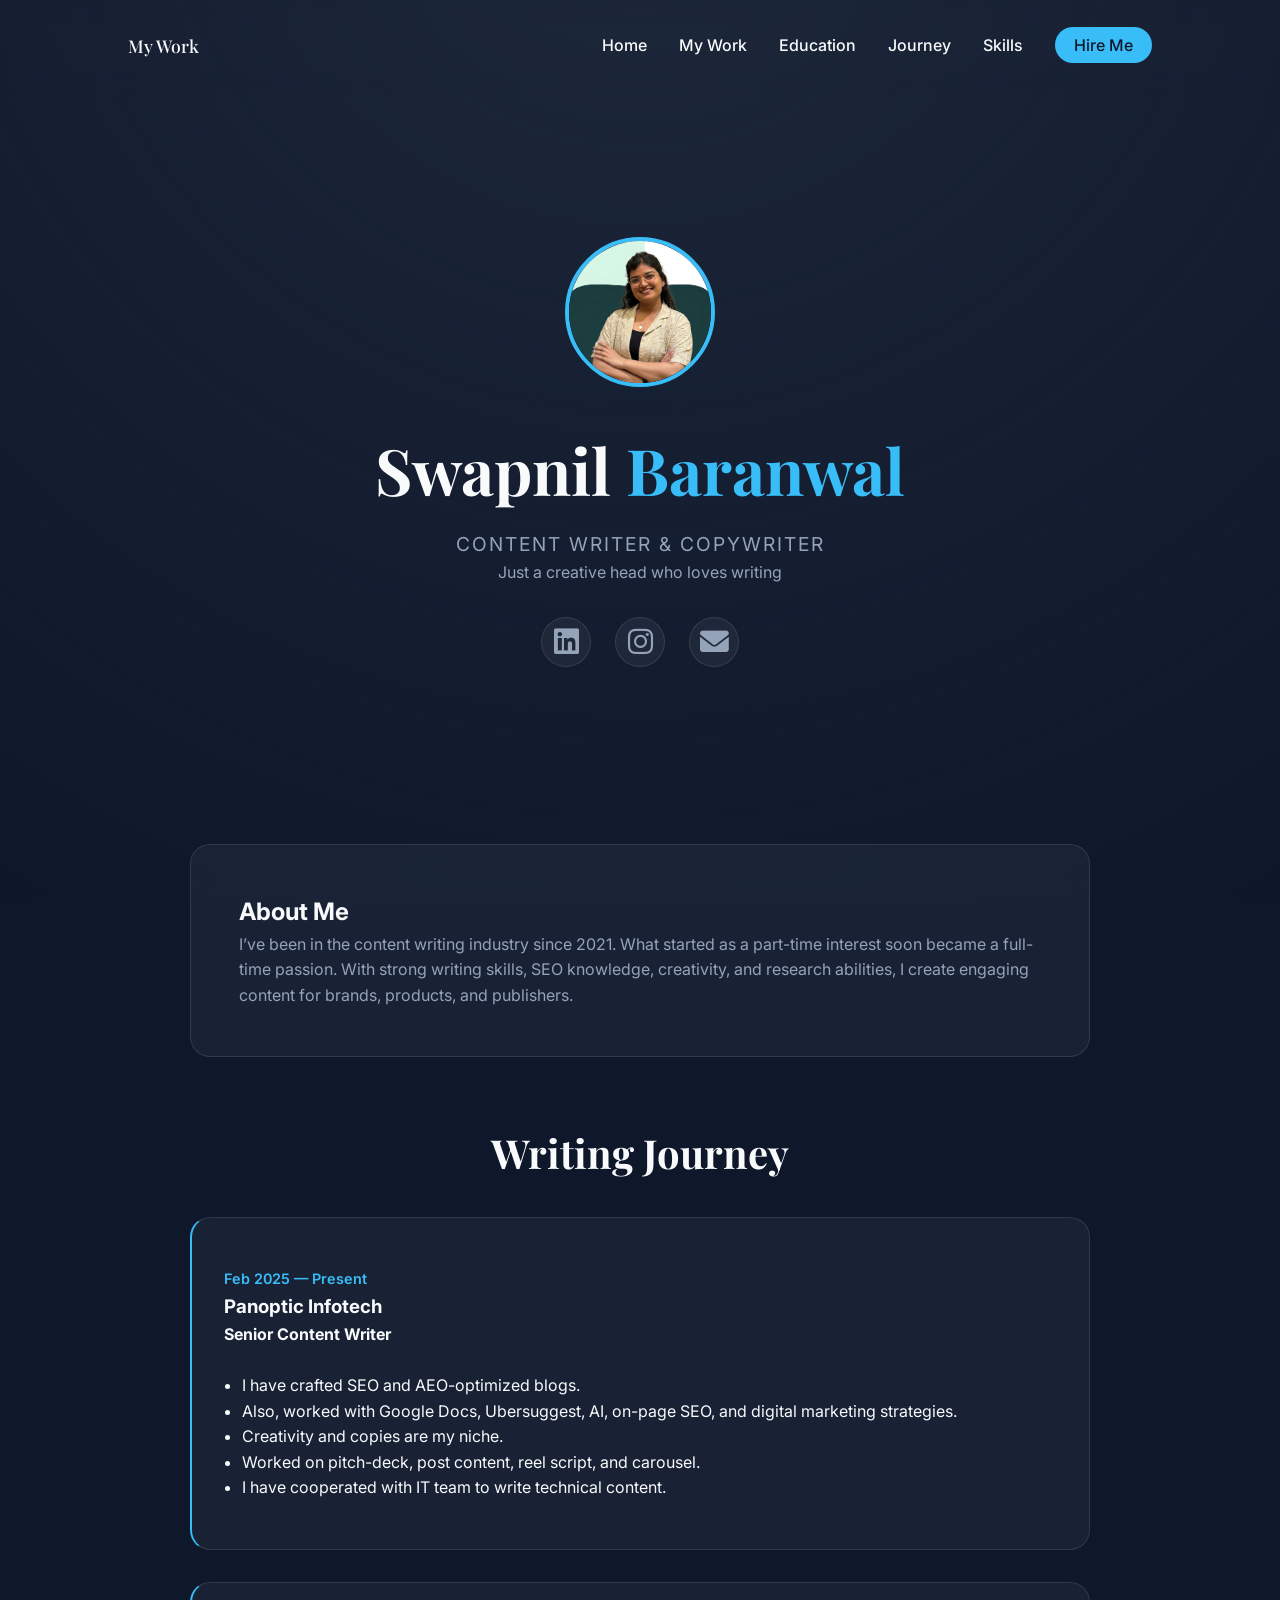
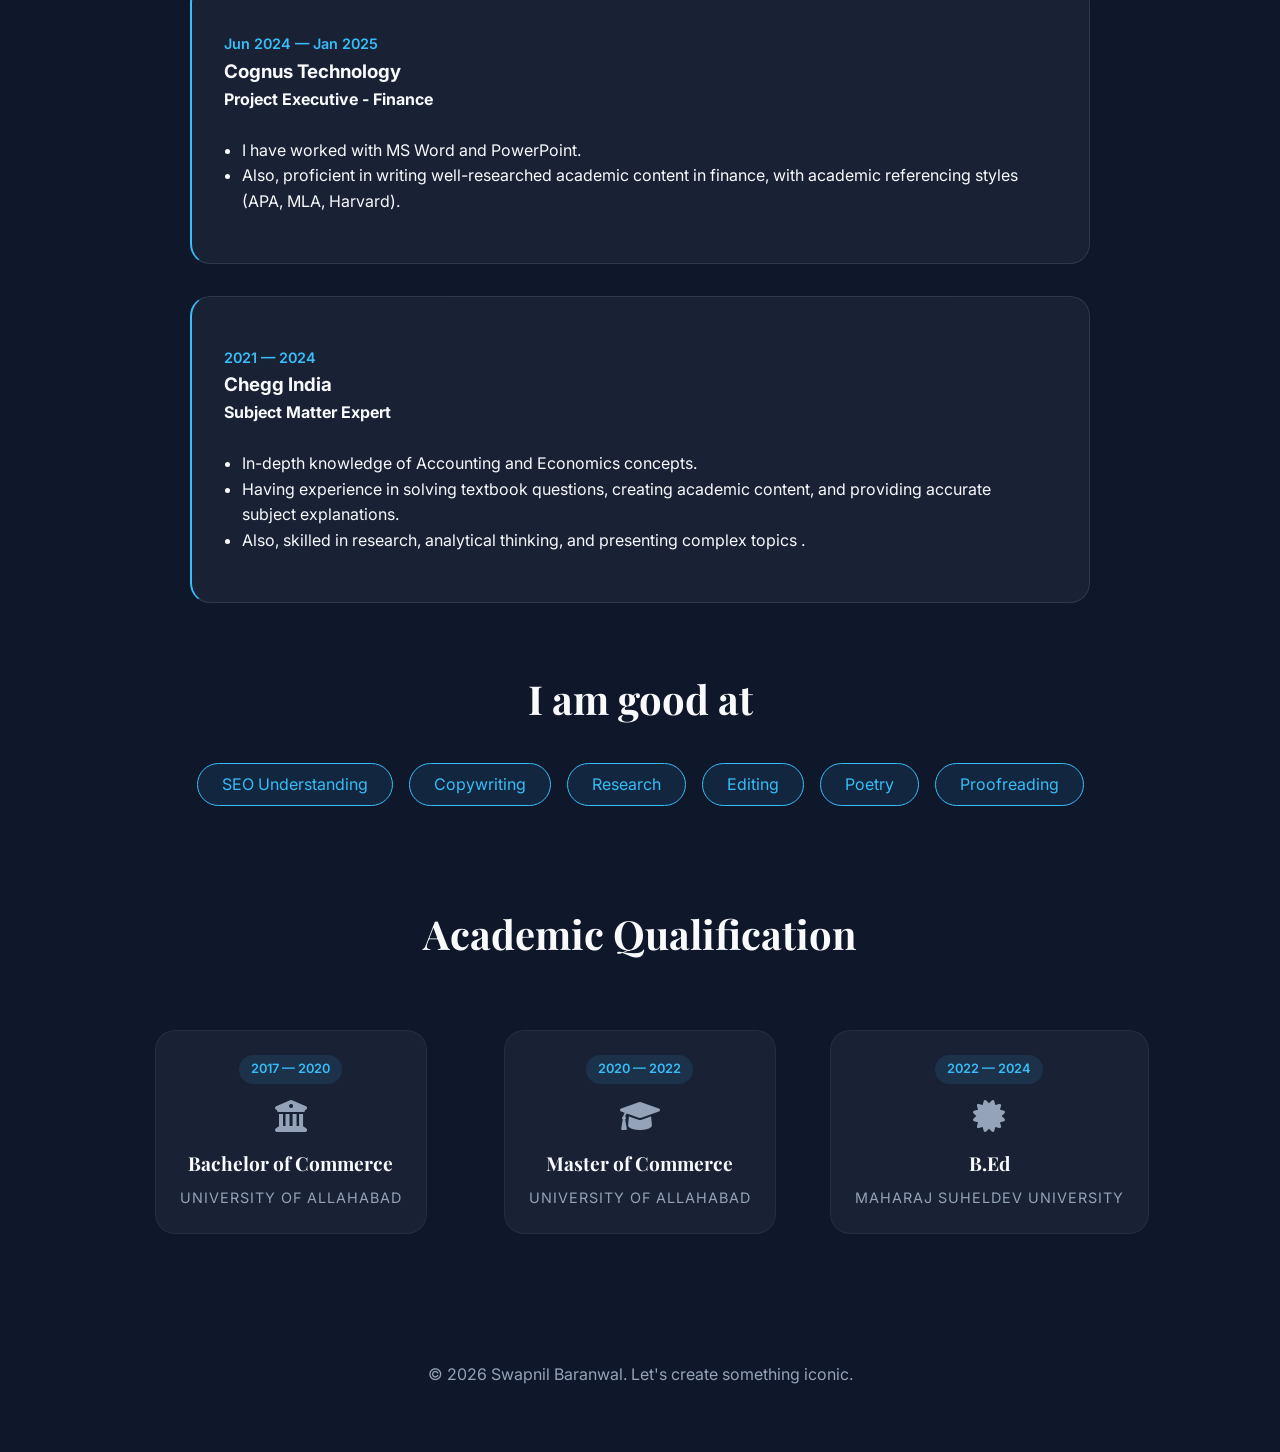
<file: index.html>
<!DOCTYPE html>
<html lang="en">
<head>
    <meta charset="UTF-8">
    <meta name="viewport" content="width=device-width, initial-scale=1.0">
    <title>Swapnil Baranwal | Portfolio</title>
    <link rel="stylesheet" href="index.css">
    <link href="https://fonts.googleapis.com/css2?family=Inter:wght@300;400;600&family=Playfair+Display:wght@700&display=swap" rel="stylesheet">
    <link rel="stylesheet" href="https://cdnjs.cloudflare.com/ajax/libs/font-awesome/6.0.0/css/all.min.css">
    
</head>
<body>

    <div class="background-glow"></div>

    <nav>
        <div class="logo">
            <a href="work.html">My Work</a>
        </div>
        <ul id="nav-list">
            <li><a href="index.html">Home</a></li>
            <li><a href="work.html">My Work</a></li>
            <li><a href="#education">Education</a></li>
            <li><a href="#journey">Journey</a></li>
            <li><a href="#skills">Skills</a></li>
            <li><a href="mailto:swapnilbaranwal31@gmail.com" class="btn-contact">Hire Me</a></li>
        </ul>
        <div class="menu-toggle" id="mobile-menu">
            <i class="fas fa-bars"></i>
        </div>
    </nav>

    <header>
        <div class="hero-content">
            <div class="profile-img">
                <img src="p.jpg" alt="Swapnil Baranwal">
            </div>
            <h1>Swapnil <span>Baranwal</span></h1>
            <p class="tagline">Content Writer & Copywriter</p>
            <p class="new_tagline">Just a creative head who loves writing</p>
            <div class="social-links">
                <a href="https://www.linkedin.com/in/swapnil-baranwal-0b380b240?utm_source=share&utm_campaign=share_via&utm_content=profile&utm_medium=android_app"><i class="fab fa-linkedin"></i></a>
                <a href="https://www.instagram.com/sun._daze?igsh=MWQzaWx3cHJqdjk="><i class="fab fa-instagram"></i></a>
                <a href="mailto:swapnilbaranwal31@gmail.com"><i class="fas fa-envelope"></i></a>
            </div>
        </div>
    </header>

    <main>
        <section id="about" class="glass-card">
            <h2>About Me</h2>
            <p>I’ve been in the content writing industry since 2021. What started as a part-time interest soon became a full-time passion. With strong writing skills, SEO knowledge, creativity, and research abilities, I create engaging content for brands, products, and publishers.</p>
        </section>

        

        <section id="journey">
            <h2 class="section-title">Writing Journey</h2>
            
            <div class="timeline">
                <div class="timeline-item glass-card">
                    <span class="date">Feb 2025 — Present</span>
                    <h3>Panoptic Infotech</h3>
                    <h4>Senior Content Writer</h4> <br>
                    <ul>
                        <li>I have crafted SEO and AEO-optimized blogs.</li>
                        <li>Also, worked with Google Docs, Ubersuggest, AI, on-page
                            SEO, and digital marketing strategies.</li>
                        <li>Creativity and copies are my niche.</li>
                        <li>Worked on pitch-deck, post content, reel script, and
                            carousel.</li>
                        <li>I have cooperated with IT team to write technical content.</li>

                    </ul>
                </div>

                <div class="timeline-item glass-card">
                    <span class="date">Jun 2024 — Jan 2025</span>
                    <h3>Cognus Technology</h3>
                    <h4>Project Executive - Finance</h4> <br>
                    <ul>
                        <li>I have worked with MS Word and PowerPoint.</li>
                        <li>Also, proficient in writing well-researched academic
                            content in finance, with academic referencing styles
                            (APA, MLA, Harvard).</li>
                    </ul>
                </div>

                <div class="timeline-item glass-card">
                    <span class="date">2021 — 2024</span>
                    <h3>Chegg India</h3>
                    <h4>Subject Matter Expert</h4> <br>
                    <ul>
                        <li>In-depth knowledge of Accounting and Economics concepts.</li>
                        <li>Having experience in solving textbook questions, creating
                            academic content, and providing accurate subject explanations.</li>
                        <li>Also, skilled in research, analytical thinking, and presenting complex topics .</li>
                    </ul>
                </div>

            </div>
        </section>

        <section id="skills">
            <h2 class="section-title">I am good at</h2>
            <div class="skills-container">
                <span class="skill-pill">SEO Understanding</span>
                <span class="skill-pill">Copywriting</span>
                <span class="skill-pill">Research</span>
                <span class="skill-pill">Editing</span>
                <span class="skill-pill">Poetry</span>
                <span class="skill-pill">Proofreading</span>
            </div>
        </section>

        <section id="education">
            <h2 class="section-title">Academic Qualification</h2>
            <div class="edu-grid">
                <div class="edu-card glass-card">
                    <span class="edu-date">2017 — 2020</span>
                    <div class="edu-info">
                        <i class="fas fa-university"></i>
                        <h3>Bachelor of Commerce</h3>
                        <p>University of Allahabad</p>
                    </div>
                </div>

                <div class="edu-card glass-card">
                    <span class="edu-date">2020 — 2022</span>
                    <div class="edu-info">
                        <i class="fas fa-graduation-cap"></i>
                        <h3>Master of Commerce</h3>
                        <p>University of Allahabad</p>
                    </div>
                </div>

                <div class="edu-card glass-card">
                    <span class="edu-date">2022 — 2024</span>
                    <div class="edu-info">
                        <i class="fas fa-certificate"></i>
                        <h3>B.Ed</h3>
                        <p>Maharaj Suheldev University</p>
                    </div>
                </div>
            </div>
        </section>

    </main>

    <footer>
        <p>&copy; 2026 Swapnil Baranwal. Let's create something iconic.</p>
    </footer>


    <script>
        const menuToggle = document.getElementById('mobile-menu');
        const navList = document.getElementById('nav-list');

        menuToggle.addEventListener('click', (e) => {
            e.stopPropagation(); // Prevents accidental closing
            navList.classList.toggle('nav-active');
            
            const icon = menuToggle.querySelector('i');
            // Toggle between Hamburger and X icon
            if (navList.classList.contains('nav-active')) {
                icon.classList.remove('fa-bars');
                icon.classList.add('fa-times');
            } else {
                icon.classList.remove('fa-times');
                icon.classList.add('fa-bars');
            }
        });

        // Close menu when clicking anywhere on the screen
        document.addEventListener('click', (e) => {
            if (!menuToggle.contains(e.target) && !navList.contains(e.target)) {
                navList.classList.remove('nav-active');
                menuToggle.querySelector('i').classList.replace('fa-times', 'fa-bars');
            }
        });
    </script>

</body>
</html>
</file>
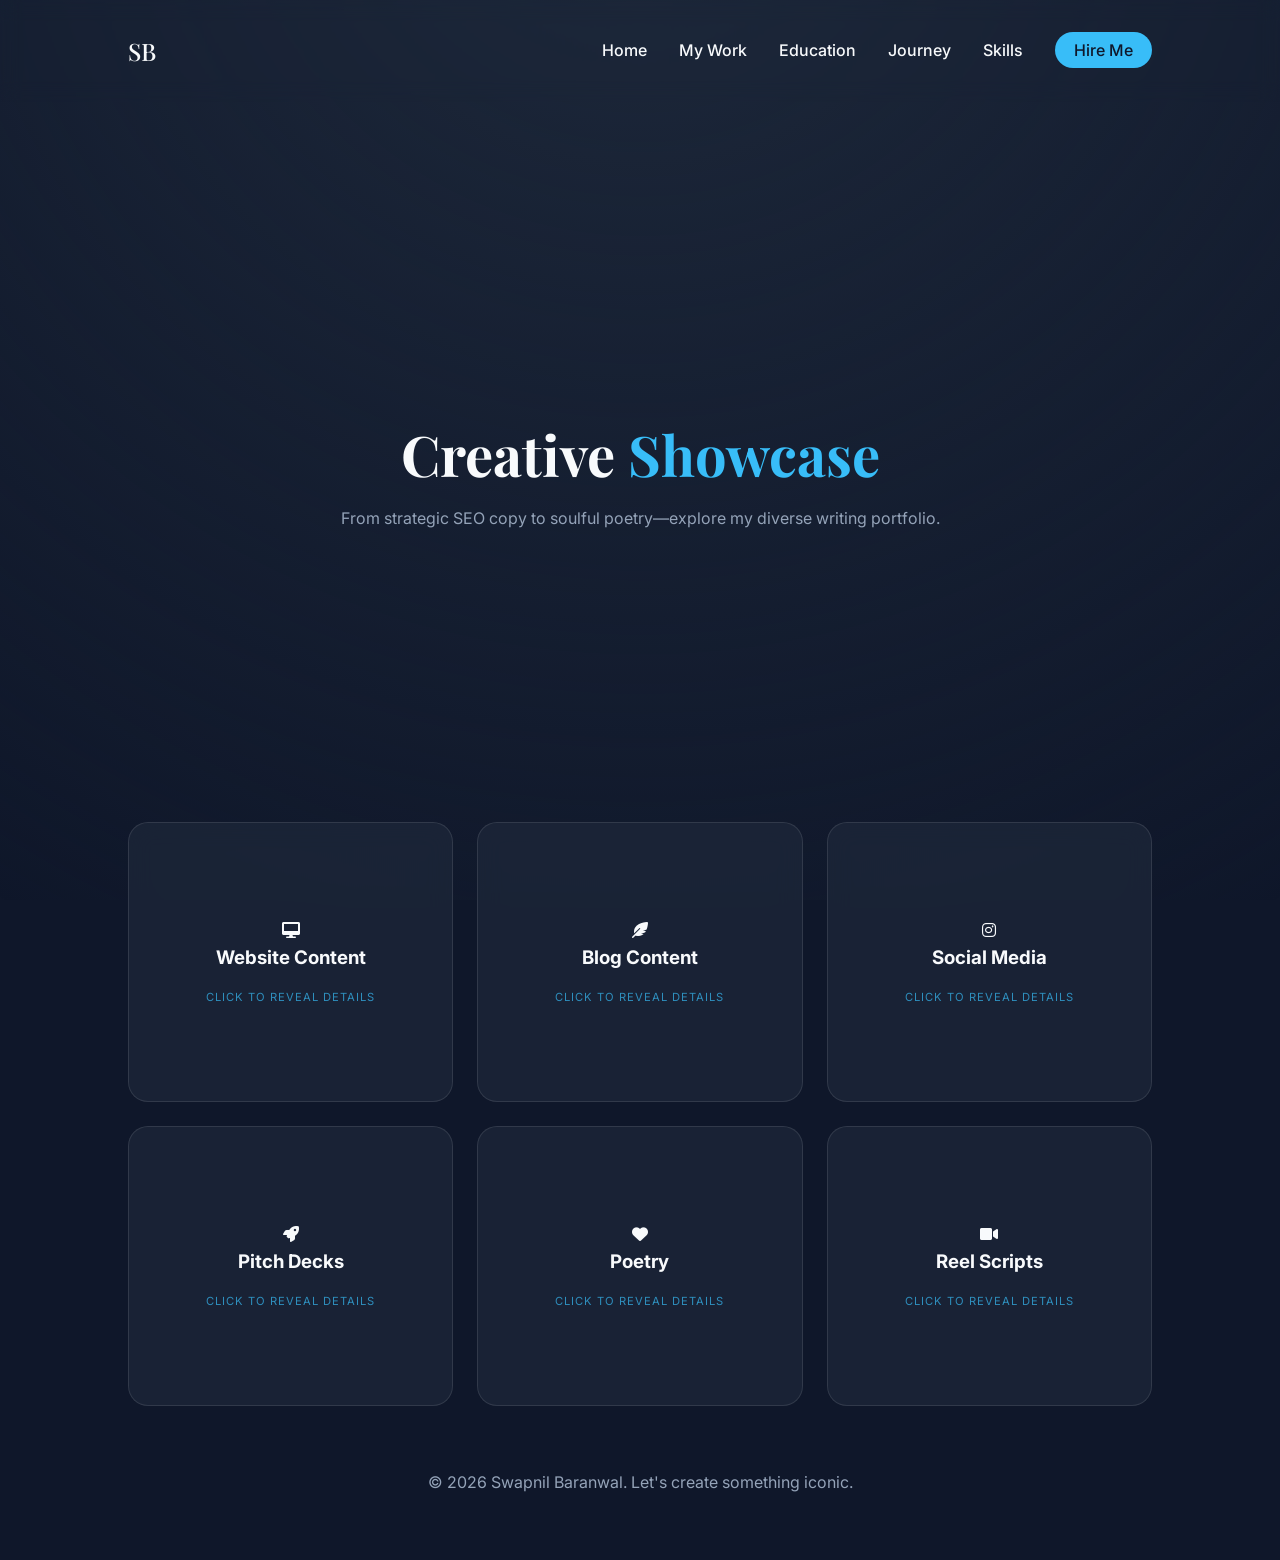
<file: work.html>
<!DOCTYPE html>
<html lang="en">
<head>
    <meta charset="UTF-8">
    <meta name="viewport" content="width=device-width, initial-scale=1.0">
    <title>Portfolio | Swapnil Baranwal</title>
    <link rel="stylesheet" href="work.css">
    <link href="https://fonts.googleapis.com/css2?family=Inter:wght@300;400;600&family=Playfair+Display:wght@700&display=swap" rel="stylesheet">
    <link rel="stylesheet" href="https://cdnjs.cloudflare.com/ajax/libs/font-awesome/6.0.0/css/all.min.css">
</head>
<body class="work-page">

    <div class="background-glow"></div>

    <nav>
        <div class="logo">
            <a href = "index.html" >SB</a>
        </div>
        <ul id="nav-list">
            <li><a href="index.html">Home</a></li>
            <li><a href="work.html">My Work</a></li>
            <li><a href="index.html">Education</a></li>
            <li><a href="index.html">Journey</a></li>
            <li><a href="index.html">Skills</a></li>
            <li><a href="mailto:swapnilbaranwal31@gmail.com" class="btn-contact">Hire Me</a></li>
        </ul>
        <div class="menu-toggle" id="mobile-menu">
            <i class="fas fa-bars"></i>
        </div>
    </nav>

    <header class="work-hero">
        <h1>Creative <span>Showcase</span></h1>
        <p>From strategic SEO copy to soulful poetry—explore my diverse writing portfolio.</p>
    </header>

<main>
    <div class="work-grid">
        <div class="flip-card" onclick="this.classList.toggle('flipped')">
            <div class="flip-card-inner">
                <div class="flip-card-front glass-card">
                    <div class="work-icon"><i class="fas fa-desktop"></i></div>
                    <h3>Website Content</h3>
                    <span class="click-hint">Click to reveal details</span>
                </div>
                <div class="flip-card-back glass-card">
                    <h3>Details</h3>
                    <p>Long form-building your website together</p>
                    <a href="https://panopticinfotech.com/beemasathi" target="_blank" rel="noopener noreferrer" class="view-btn">View Live Site</a>
                </div>
            </div>
        </div>

        <div class="flip-card" onclick="this.classList.toggle('flipped')">
            <div class="flip-card-inner">
                <div class="flip-card-front glass-card">
                    <div class="work-icon"><i class="fas fa-feather-alt"></i></div>
                    <h3>Blog Content</h3>
                    <span class="click-hint">Click to reveal details</span>
                </div>
                <div class="flip-card-back glass-card">
                    <h3>SEO, AEO and GEO Mastery</h3>
                    <p>Information, Interaction and Engagement</p>
                    <a href="https://docs.google.com/spreadsheets/d/1fJS9teZ4icOZRZP6mhbg9lScabjVXPzGwhHSg1o1OCo/edit?gid=0#gid=0" target="_blank" rel="noopener noreferrer" class="view-btn">Read Samples</a>
                </div>
            </div>
        </div>

        <div class="flip-card" onclick="this.classList.toggle('flipped')">
            <div class="flip-card-inner">
                <div class="flip-card-front glass-card">
                    <div class="work-icon"><i class="fab fa-instagram"></i></div>
                    <h3>Social Media</h3>
                    <span class="click-hint">Click to reveal details</span>
                </div>
                <div class="flip-card-back glass-card">
                    <h3>Engagement</h3>
                    <p>Brand Voice that you look for</p>
                    <a href="https://docs.google.com/spreadsheets/d/1fJS9teZ4icOZRZP6mhbg9lScabjVXPzGwhHSg1o1OCo/edit?gid=2142372427#gid=2142372427" target="_blank" rel="noopener noreferrer" class="view-btn">See Posts</a>
                </div>
            </div>
        </div>

        <div class="flip-card" onclick="this.classList.toggle('flipped')">
            <div class="flip-card-inner">
                <div class="flip-card-front glass-card">
                    <div class="work-icon"><i class="fas fa-rocket"></i></div>
                    <h3>Pitch Decks</h3>
                    <span class="click-hint">Click to reveal details</span>
                </div>
                <div class="flip-card-back glass-card">
                    <h3>Startup Growth</h3>
                    <p>Words that influence right</p>
                    <a href="https://docs.google.com/document/d/1vI1G2qjgQYBS-YJwg07wEDRpmmPfi69wP5g2JpZdi-8/edit?tab=t.0#heading=h.ufcqykfba6f7" target="_blank" rel="noopener noreferrer" class="view-btn">View Template</a>
                </div>
            </div>
        </div>

        <div class="flip-card" onclick="this.classList.toggle('flipped')">
            <div class="flip-card-inner">
                <div class="flip-card-front glass-card">
                    <div class="work-icon"><i class="fas fa-heart"></i></div>
                    <h3>Poetry</h3>
                    <span class="click-hint">Click to reveal details</span>
                </div>
                <div class="flip-card-back glass-card">
                    <h3>Creative Soul</h3>
                    <p>Just a piece of My Heart</p>
                    <a href="https://docs.google.com/document/d/1XoQ77HYWms2izB9mglXEjAX7067Lyte4FjKJZmytnk0/edit?usp=sharing" target="_blank" rel="noopener noreferrer" class="view-btn">Read Verses</a>
                </div>
            </div>
        </div>

        <div class="flip-card" onclick="this.classList.toggle('flipped')">
            <div class="flip-card-inner">
                <div class="flip-card-front glass-card">
                    <div class="work-icon"><i class="fas fa-video"></i></div>
                    <h3>Reel Scripts</h3>
                    <span class="click-hint">Click to reveal details</span>
                </div>
                <div class="flip-card-back glass-card">
                    <h3>Viral Hooks</h3>
                    <p>Stories leading sales.</p>
                    <a href="#" class="view-btn">Watch Video</a>
                </div>
            </div>
        </div>
    </div>
</main>

    <footer>
        <p>&copy; 2026 Swapnil Baranwal. Let's create something iconic.</p>
    </footer>

    <script>
        const menuToggle = document.getElementById('mobile-menu');
        const navList = document.getElementById('nav-list');

        menuToggle.addEventListener('click', (e) => {
            e.stopPropagation(); // Prevents accidental closing
            navList.classList.toggle('nav-active');
            
            const icon = menuToggle.querySelector('i');
            // Toggle between Hamburger and X icon
            if (navList.classList.contains('nav-active')) {
                icon.classList.remove('fa-bars');
                icon.classList.add('fa-times');
            } else {
                icon.classList.remove('fa-times');
                icon.classList.add('fa-bars');
            }
        });

        // Close menu when clicking anywhere on the screen
        document.addEventListener('click', (e) => {
            if (!menuToggle.contains(e.target) && !navList.contains(e.target)) {
                navList.classList.remove('nav-active');
                menuToggle.querySelector('i').classList.replace('fa-times', 'fa-bars');
            }
        });
    </script>

</body>
</html>
</file>
<file: index.css>
:root {
    --bg: #0f172a;
    --card-bg: rgba(30, 41, 59, 0.7);
    --accent: #38bdf8;
    --text-main: #f8fafc;
    --text-dim: #94a3b8;
}

* {
    margin: 0;
    padding: 0;
    box-sizing: border-box;
    scroll-behavior: smooth;
}

body {
    background-color: var(--bg);
    color: var(--text-main);
    font-family: 'Inter', sans-serif;
    line-height: 1.6;
    overflow-x: hidden;
}

/* Background Glow Effect */
.background-glow {
    position: fixed;
    top: 0; left: 0;
    width: 100%; height: 100%;
    background: radial-gradient(circle at 50% -20%, #1e293b, transparent);
    z-index: -1;
}

nav {
    display: flex;
    justify-content: space-between;
    padding: 2rem 10%;
    align-items: center;
    backdrop-filter: blur(10px);
    position: sticky;
    top: 0;
    z-index: 100;
}

.logo {
    font-family: 'Playfair Display', serif;
    font-size: 1.1rem;
    font-weight: bold;
    color: var(--accent);
}

nav ul { display: flex; list-style: none; gap: 2rem; }
nav a { text-decoration: none; color: var(--text-main); font-weight: 500; transition: 0.3s; }
nav a:hover { color: var(--accent); }

.btn-contact {
    background: var(--accent);
    color: var(--bg) !important;
    padding: 0.5rem 1.2rem;
    border-radius: 50px;
}

/* Hero Section */
header {
    height: 80vh;
    display: flex;
    align-items: center;
    justify-content: center;
    text-align: center;
}

.profile-img img {
    width: 150px;
    height: 150px;
    border-radius: 50%;
    border: 4px solid var(--accent);
    margin-bottom: 1.5rem;
    object-fit: cover;
}

h1 {
    font-family: 'Playfair Display', serif;
    font-size: 4rem;
    margin-bottom: 0.5rem;
}
p
{
    color: #94a3b8;
}

.social-links {
    display: flex;
    justify-content: center;
    gap: 1.5rem;
    margin-top: 2rem;
}

.social-links a {
    text-decoration: none;
    color: var(--text-dim); /* A subtle gray-blue */
    font-size: 1.8rem; /* Makes the icons prominent */
    transition: all 0.3s ease;
    display: flex;
    align-items: center;
    justify-content: center;
    width: 50px;
    height: 50px;
    border-radius: 50%;
    background: rgba(255, 255, 255, 0.05); /* Subtle circle background */
    border: 1px solid rgba(255, 255, 255, 0.1);
}

/* Hover Effect: The "Catchy" Part */
.social-links a:hover {
    color: var(--accent); /* Changes to the bright sky blue */
    transform: translateY(-5px); /* Lift effect */
    background: rgba(56, 189, 248, 0.1); /* Light blue tint */
    border-color: var(--accent);
    box-shadow: 0 10px 20px rgba(56, 189, 248, 0.3); /* Neon glow */
}


h1 span { color: var(--accent); }

.tagline {
    font-size: 1.2rem;
    color: var(--text-dim);
    letter-spacing: 2px;
    text-transform: uppercase;
}

/* Glassmorphism Cards */
.glass-card {
    background: var(--card-bg);
    backdrop-filter: blur(12px);
    border: 1px solid rgba(255, 255, 255, 0.1);
    border-radius: 20px;
    padding: 3rem;
    max-width: 900px;
    margin: 2rem auto;
}

main { padding: 0 10%; }

.section-title {
    text-align: center;
    font-family: 'Playfair Display', serif;
    font-size: 2.5rem;
    margin: 4rem 0 2rem;
}

/* Skills */
.skills-container {
    display: flex;
    flex-wrap: wrap;
    justify-content: center;
    gap: 1rem;
}

.skill-pill {
    background: rgba(56, 189, 248, 0.1);
    border: 1px solid var(--accent);
    color: var(--accent);
    padding: 0.5rem 1.5rem;
    border-radius: 50px;
    transition: 0.3s;
}

.skill-pill:hover {
    background: var(--accent);
    color: var(--bg);
    box-shadow: 0 0 20px rgba(56, 189, 248, 0.4);
}

/* Education Section Styling */
#education {
    padding: 2rem 0; /* Tightened padding */
}

.edu-grid {
    display: grid;
    grid-template-columns: repeat(auto-fit, minmax(280px, 1fr));
    gap: 1.5rem;
    max-width: 1100px;
    margin: 0 auto;
}

.edu-card {
    padding: 1.5rem; /* Compact padding */
    text-align: center;
    position: relative;
    border: 1px solid rgba(255, 255, 255, 0.05);
    transition: 0.3s ease;
}

.edu-card:hover {
    transform: translateY(-5px);
    border-color: var(--accent);
    box-shadow: 0 10px 30px rgba(56, 189, 248, 0.1);
}

.edu-date {
    display: inline-block;
    background: rgba(56, 189, 248, 0.1);
    color: var(--accent);
    padding: 4px 12px;
    border-radius: 50px;
    font-size: 0.8rem;
    font-weight: 600;
    margin-bottom: 1rem;
}

.edu-info i {
    font-size: 2rem;
    color: var(--text-dim);
    margin-bottom: 1rem;
    display: block;
}

.edu-card h3 {
    font-size: 1.2rem;
    margin-bottom: 0.5rem;
    font-family: 'Playfair Display', serif;
}

.edu-card p {
    font-size: 0.9rem;
    color: var(--text-dim);
    text-transform: uppercase;
    letter-spacing: 1px;
}

/* Mobile Fix: Ensure grid doesn't break */
@media (max-width: 768px) {
    .edu-grid {
        grid-template-columns: 1fr;
        padding: 0 5%;
    }
}





/* Timeline */
.timeline-item {
    margin-bottom: 2rem;
    position: relative;
    padding-left: 2rem;
    border-left: 2px solid var(--accent);
}

.timeline-item ul{
    padding-left: 18px;
}

.date {
    color: var(--accent);
    font-size: 0.9rem;
    font-weight: 600;
}

footer {
    text-align: center;
    padding: 4rem;
    color: var(--text-dim);
}

/* Mobile Responsive */
@media (max-width: 768px) {
    h1 { font-size: 2.5rem; }
    nav ul { display: none; }
}

/* Mobile Navigation Styles */
/* --- FIXED NAVIGATION FOR MOBILE --- */

.menu-toggle {
    display: none; /* Default hidden for desktop */
    cursor: pointer;
    z-index: 2000; /* Extremely high to stay above everything */
    padding: 10px;
}

.menu-toggle i {
    color: var(--accent); /* Your bright blue color */
    font-size: 1.8rem;
}

@media (max-width: 768px) {
    /* Force the toggle to show */
    .menu-toggle {
        display: block !important; 
        position: relative;
    }

    /* Make the nav bar stay organized */
    nav {
        display: flex;
        justify-content: space-between;
        align-items: center;
        padding: 1rem 5%;
    }

    /* Hide the actual list by default */
    nav ul {
        position: fixed;
        top: 0;
        right: 0;
        height: 100vh;
        width: 70%;
        background: rgba(15, 23, 42, 0.98); /* Solid dark blue/black */
        backdrop-filter: blur(20px);
        flex-direction: column;
        justify-content: center;
        align-items: center;
        gap: 2rem;
        transform: translateX(100%); /* Start off-screen */
        transition: transform 0.4s ease-in-out;
        z-index: 1500;
        border-left: 1px solid var(--glass-border);
    }

    /* Show menu when active */
    nav ul.nav-active {
        transform: translateX(0%);
    }

    /* Ensure links are visible on mobile */
    nav ul li {
        width: 100%;
        text-align: center;
    }

    nav ul li a {
        font-size: 1.2rem;
        display: block;
        padding: 15px 0;
    }
}
</file>
<file: work.css>
:root {
    --bg: #0f172a;
    --card-bg: rgba(30, 41, 59, 0.7);
    --accent: #38bdf8;
    --text-main: #f8fafc;
    --text-dim: #94a3b8;
}

* {
    margin: 0;
    padding: 0;
    box-sizing: border-box;
    scroll-behavior: smooth;
}

body {
    background-color: var(--bg);
    color: var(--text-main);
    font-family: 'Inter', sans-serif;
    line-height: 1.6;
    overflow-x: hidden;
}

/* Background Glow Effect */
.background-glow {
    position: fixed;
    top: 0; left: 0;
    width: 100%; height: 100%;
    background: radial-gradient(circle at 50% -20%, #1e293b, transparent);
    z-index: -1;
}

nav {
    display: flex;
    justify-content: space-between;
    padding: 2rem 10%;
    align-items: center;
    backdrop-filter: blur(10px);
    position: sticky;
    top: 0;
    z-index: 100;
}

.logo {
    font-family: 'Playfair Display', serif;
    font-size: 1.5rem;
    font-weight: bold;
    color: var(--accent);
}

nav ul { display: flex; list-style: none; gap: 2rem; }
nav a { text-decoration: none; color: var(--text-main); font-weight: 500; transition: 0.3s; }
nav a:hover { color: var(--accent); }

.btn-contact {
    background: var(--accent);
    color: var(--bg) !important;
    padding: 0.5rem 1.2rem;
    border-radius: 50px;
}

/* Hero Section */
header {
    height: 80vh;
    display: flex;
    align-items: center;
    justify-content: center;
    text-align: center;
}

.profile-img img {
    width: 150px;
    height: 150px;
    border-radius: 50%;
    border: 4px solid var(--accent);
    margin-bottom: 1.5rem;
    object-fit: cover;
}

h1 {
    font-family: 'Playfair Display', serif;
    font-size: 4rem;
    margin-bottom: 0.5rem;
}


.social-links {
    display: flex;
    justify-content: center;
    gap: 1.5rem;
    margin-top: 2rem;
}

.social-links a {
    text-decoration: none;
    color: var(--text-dim); /* A subtle gray-blue */
    font-size: 1.8rem; /* Makes the icons prominent */
    transition: all 0.3s ease;
    display: flex;
    align-items: center;
    justify-content: center;
    width: 50px;
    height: 50px;
    border-radius: 50%;
    background: rgba(255, 255, 255, 0.05); /* Subtle circle background */
    border: 1px solid rgba(255, 255, 255, 0.1);
}

/* Hover Effect: The "Catchy" Part */
.social-links a:hover {
    color: var(--accent); /* Changes to the bright sky blue */
    transform: translateY(-5px); /* Lift effect */
    background: rgba(56, 189, 248, 0.1); /* Light blue tint */
    border-color: var(--accent);
    box-shadow: 0 10px 20px rgba(56, 189, 248, 0.3); /* Neon glow */
}





h1 span { color: var(--accent); }

.tagline {
    font-size: 1.2rem;
    color: var(--text-dim);
    letter-spacing: 2px;
    text-transform: uppercase;
}

/* Glassmorphism Cards */
.glass-card {
    background: var(--card-bg);
    backdrop-filter: blur(12px);
    border: 1px solid rgba(255, 255, 255, 0.1);
    border-radius: 20px;
    padding: 3rem;
    max-width: 900px;
    margin: 2rem auto;
}

main { padding: 0 10%; }

.section-title {
    text-align: center;
    font-family: 'Playfair Display', serif;
    font-size: 2.5rem;
    margin: 4rem 0 2rem;
}

/* Skills */
.skills-container {
    display: flex;
    flex-wrap: wrap;
    justify-content: center;
    gap: 1rem;
}

.skill-pill {
    background: rgba(56, 189, 248, 0.1);
    border: 1px solid var(--accent);
    color: var(--accent);
    padding: 0.5rem 1.5rem;
    border-radius: 50px;
    transition: 0.3s;
}

.skill-pill:hover {
    background: var(--accent);
    color: var(--bg);
    box-shadow: 0 0 20px rgba(56, 189, 248, 0.4);
}

/* Timeline */
.timeline-item {
    margin-bottom: 2rem;
    position: relative;
    padding-left: 2rem;
    border-left: 2px solid var(--accent);
}

.timeline-item ul{
    padding-left: 18px;
}

.date {
    color: var(--accent);
    font-size: 0.9rem;
    font-weight: 600;
}

footer {
    text-align: center;
    padding: 4rem;
    color: var(--text-dim);
}

/* Mobile Responsive */
@media (max-width: 768px) {
    h1 { font-size: 2.5rem; }
    nav ul { display: none; }
}






/* FIX: Header Spacing and Layout */
.work-hero {
    min-height: 25vh; /* Reduced from 50vh */
    display: flex;
    flex-direction: column; /* Forces P to go under H1 */
    justify-content: center;
    align-items: center;
    text-align: center;
    padding: 2rem 10% 1rem;
}

.work-hero h1 {
    font-size: 3.5rem;
    margin-bottom: 0.5rem;
    display: block; /* Ensures it takes full width */
}

.work-hero p {
    max-width: 600px;
    margin: 0 auto;
    color: var(--text-dim);
}

/* FLIP CARD LOGIC */
.flip-card {
    background-color: transparent;
    width: 100%;
    height: 280px; /* Uniform height */
    perspective: 1000px; /* Gives 3D depth */
    cursor: pointer;
}

.flip-card-inner {
    position: relative;
    width: 100%;
    height: 100%;
    text-align: center;
    transition: transform 0.8s cubic-bezier(0.4, 0, 0.2, 1);
    transform-style: preserve-3d;
}
.flip-card-inner a
{
    color: white;
}

/* This class is toggled by JavaScript on click */
.flip-card.flipped .flip-card-inner {
    transform: rotateY(180deg);
}

.flip-card-front, .flip-card-back {
    position: absolute;
    width: 100%;
    height: 100%;
    -webkit-backface-visibility: hidden; /* Safari */
    backface-visibility: hidden;
    display: flex;
    flex-direction: column;
    justify-content: center;
    align-items: center;
    padding: 2rem;
    margin: 0; /* Fixes spacing issues */
}

.flip-card-back {
    transform: rotateY(180deg);
    background: rgba(56, 189, 248, 0.15); /* Slight tint for back side */
    border: 1px solid var(--accent);
}

.click-hint {
    font-size: 0.7rem;
    color: var(--accent);
    margin-top: 1rem;
    text-transform: uppercase;
    letter-spacing: 1px;
    opacity: 0.7;
}

.flip-card-back p {
    font-size: 0.9rem;
    margin: 1rem 0;
}

/* Adjust Grid for tight spacing */
.work-grid {
    display: grid;
    grid-template-columns: repeat(auto-fit, minmax(300px, 1fr));
    gap: 1.5rem; /* Reduced gap */
    max-width: 1100px;
    margin: 0 auto;
}

/* Mobile Navigation Styles */
/* --- FIXED NAVIGATION FOR MOBILE --- */

.menu-toggle {
    display: none; /* Default hidden for desktop */
    cursor: pointer;
    z-index: 2000; /* Extremely high to stay above everything */
    padding: 10px;
}

.menu-toggle i {
    color: var(--accent); /* Your bright blue color */
    font-size: 1.8rem;
}

@media (max-width: 768px) {
    /* Force the toggle to show */
    .menu-toggle {
        display: block !important; 
        position: relative;
    }

    /* Make the nav bar stay organized */
    nav {
        display: flex;
        justify-content: space-between;
        align-items: center;
        padding: 1rem 5%;
    }

    /* Hide the actual list by default */
    nav ul {
        position: fixed;
        top: 0;
        right: 0;
        height: 100vh;
        width: 70%;
        background: rgba(15, 23, 42, 0.98); /* Solid dark blue/black */
        backdrop-filter: blur(20px);
        flex-direction: column;
        justify-content: center;
        align-items: center;
        gap: 2rem;
        transform: translateX(100%); /* Start off-screen */
        transition: transform 0.4s ease-in-out;
        z-index: 1500;
        border-left: 1px solid var(--glass-border);
    }

    /* Show menu when active */
    nav ul.nav-active {
        transform: translateX(0%);
    }

    /* Ensure links are visible on mobile */
    nav ul li {
        width: 100%;
        text-align: center;
    }

    nav ul li a {
        font-size: 1.2rem;
        display: block;
        padding: 15px 0;
    }
}
</file>
